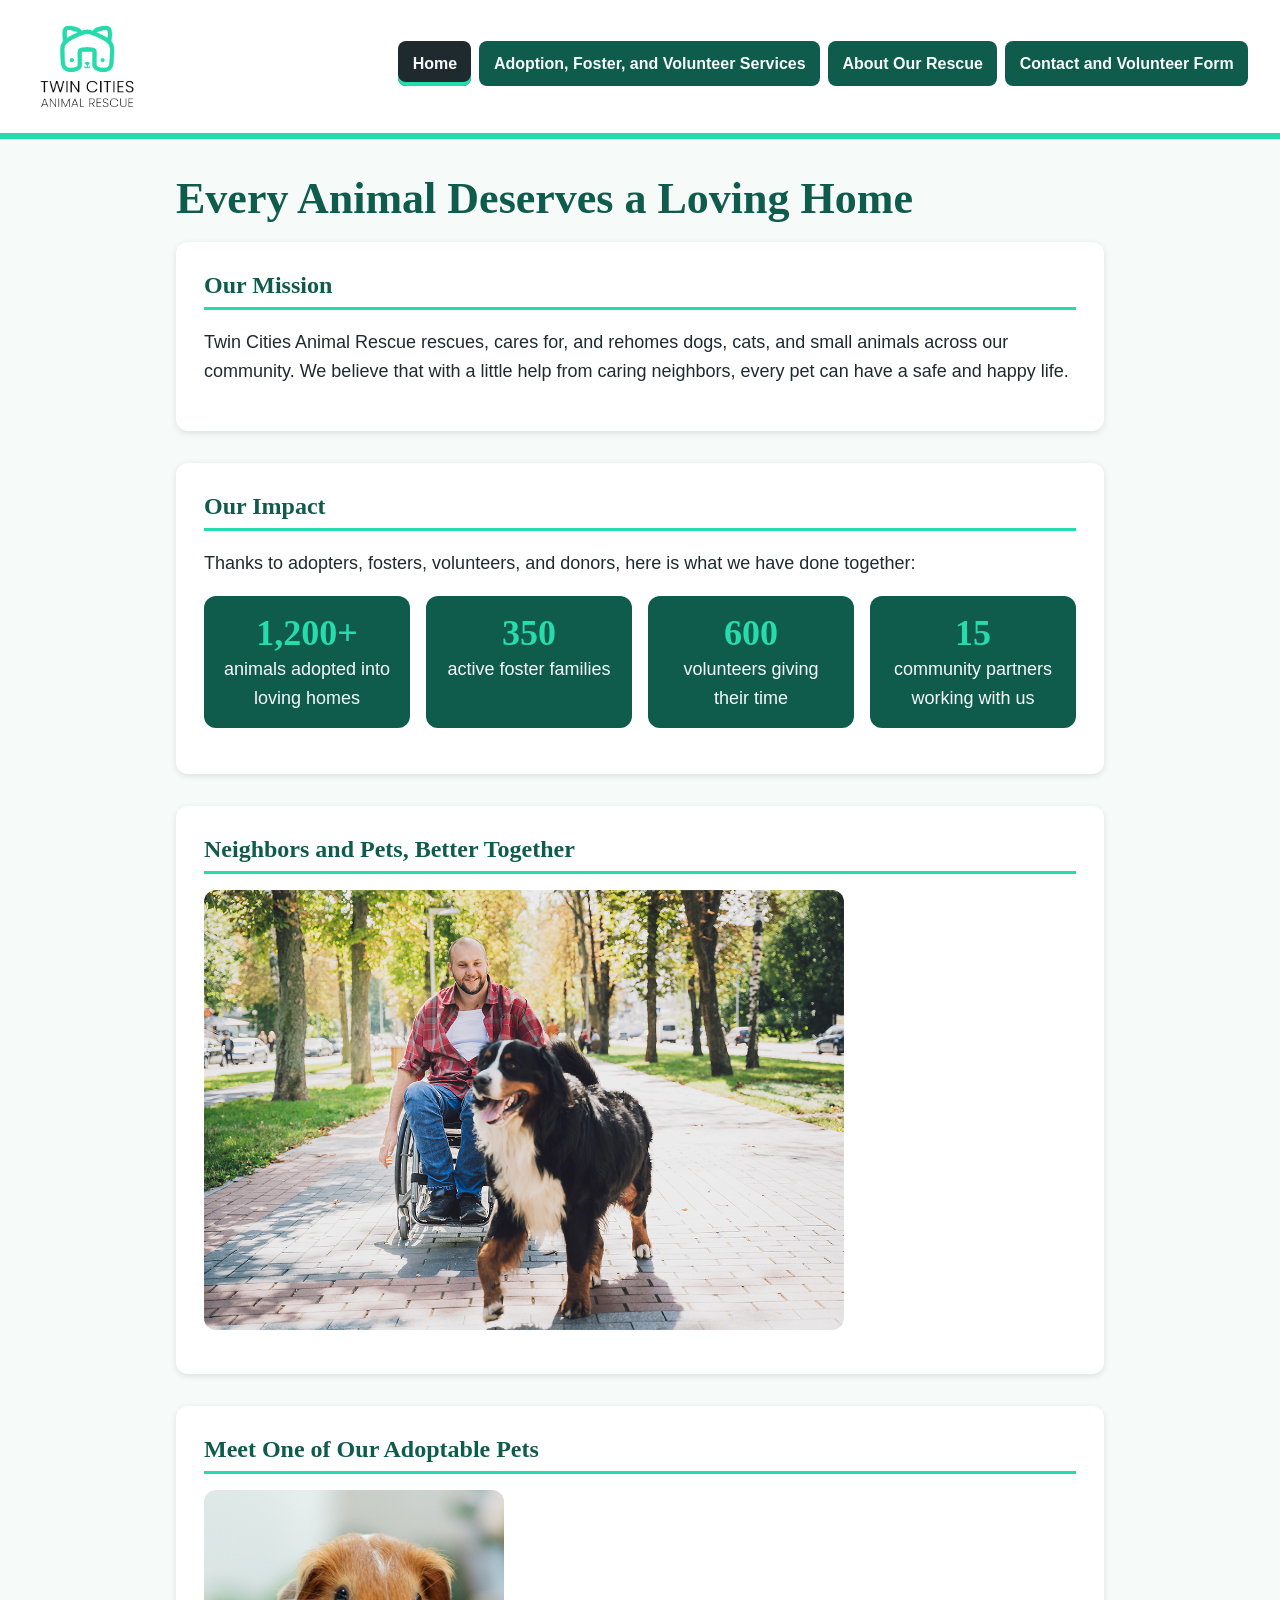
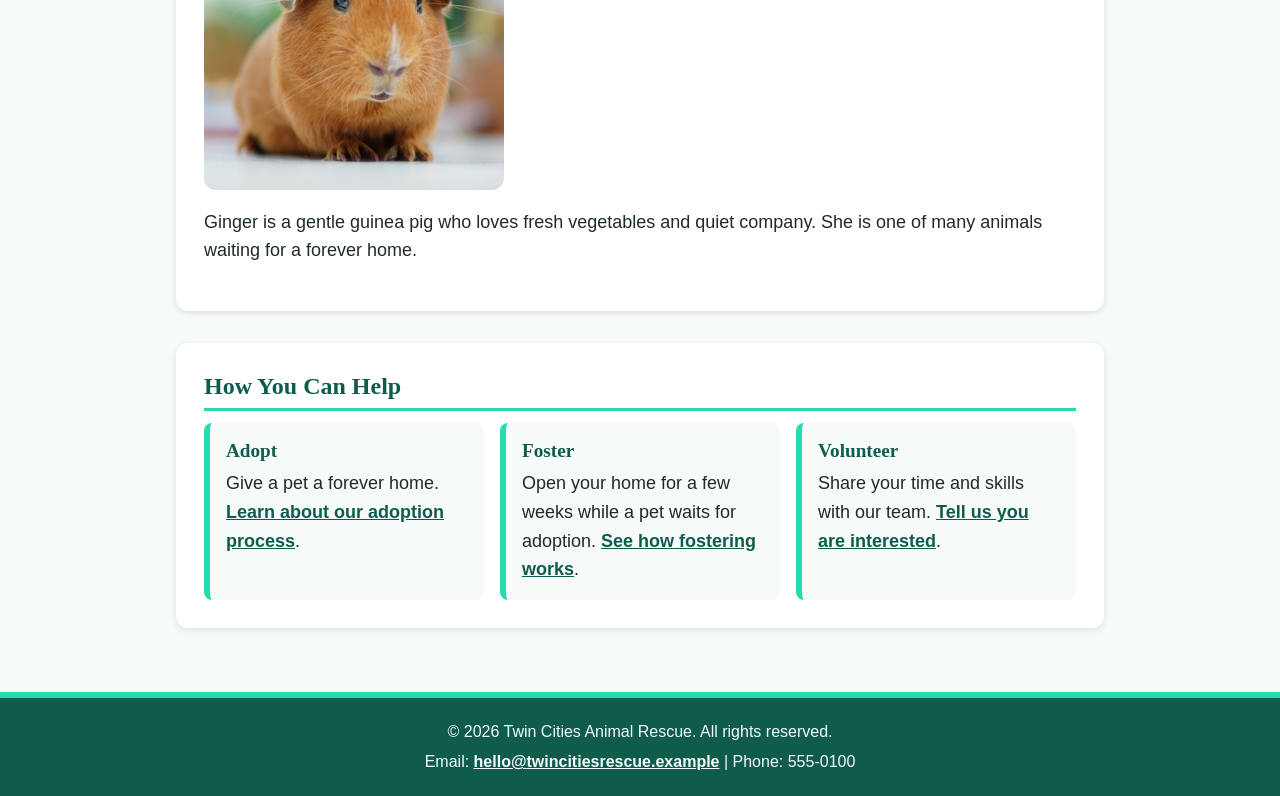
<file: index.html>
<!DOCTYPE html>
<html lang="en">
<head>
  <meta charset="UTF-8">
  <meta name="viewport" content="width=device-width, initial-scale=1.0">
  <meta name="description" content="Twin Cities Animal Rescue helps pets find loving homes. Adopt, foster, volunteer, or donate.">
  <title>Twin Cities Animal Rescue | Home</title>
  <link rel="stylesheet" href="styles.css">
</head>
<body>
  <header>
    <img src="rescue-logo_c.png" alt="Twin Cities Animal Rescue logo: a green line drawing of a cat's face shaped like a house" width="150">
    <nav aria-label="Main navigation">
      <ul>
        <li><a href="index.html" aria-current="page">Home</a></li>
        <li><a href="services.html">Adoption, Foster, and Volunteer Services</a></li>
        <li><a href="about.html">About Our Rescue</a></li>
        <li><a href="contact.html">Contact and Volunteer Form</a></li>
      </ul>
    </nav>
  </header>

  <main>
    <h1>Every Animal Deserves a Loving Home</h1>

    <section>
      <h2>Our Mission</h2>
      <p>Twin Cities Animal Rescue rescues, cares for, and rehomes dogs, cats, and small animals across our community. We believe that with a little help from caring neighbors, every pet can have a safe and happy life.</p>
    </section>

    <section>
      <h2>Our Impact</h2>
      <p>Thanks to adopters, fosters, volunteers, and donors, here is what we have done together:</p>
      <ul class="stats">
        <li><strong>1,200+</strong> animals adopted into loving homes</li>
        <li><strong>350</strong> active foster families</li>
        <li><strong>600</strong> volunteers giving their time</li>
        <li><strong>15</strong> community partners working with us</li>
      </ul>
    </section>

    <section>
      <h2>Neighbors and Pets, Better Together</h2>
      <picture>
        <source media="(min-width: 800px)" srcset="rescue-feature-large_c.png">
        <img src="rescue-feature-small_c.png" alt="A smiling man in a wheelchair on a tree-lined brick path with a happy Bernese mountain dog walking beside him" width="400">
      </picture>
    </section>

    <section>
      <h2>Meet One of Our Adoptable Pets</h2>
      <img src="rescue-pet_c.png" alt="A fluffy orange and white guinea pig looking straight at the camera, ready for adoption" width="300">
      <p>Ginger is a gentle guinea pig who loves fresh vegetables and quiet company. She is one of many animals waiting for a forever home.</p>
    </section>

    <section>
      <h2>How You Can Help</h2>
      <div class="cards">
        <div class="card">
          <h3>Adopt</h3>
          <p>Give a pet a forever home. <a href="services.html">Learn about our adoption process</a>.</p>
        </div>
        <div class="card">
          <h3>Foster</h3>
          <p>Open your home for a few weeks while a pet waits for adoption. <a href="services.html">See how fostering works</a>.</p>
        </div>
        <div class="card">
          <h3>Volunteer</h3>
          <p>Share your time and skills with our team. <a href="contact.html">Tell us you are interested</a>.</p>
        </div>
      </div>
    </section>
  </main>

  <footer>
    <p>&copy; 2026 Twin Cities Animal Rescue. All rights reserved.</p>
    <p>Email: <a href="mailto:hello@twincitiesrescue.example">hello@twincitiesrescue.example</a> | Phone: 555-0100</p>
  </footer>
</body>
</html>
</file>
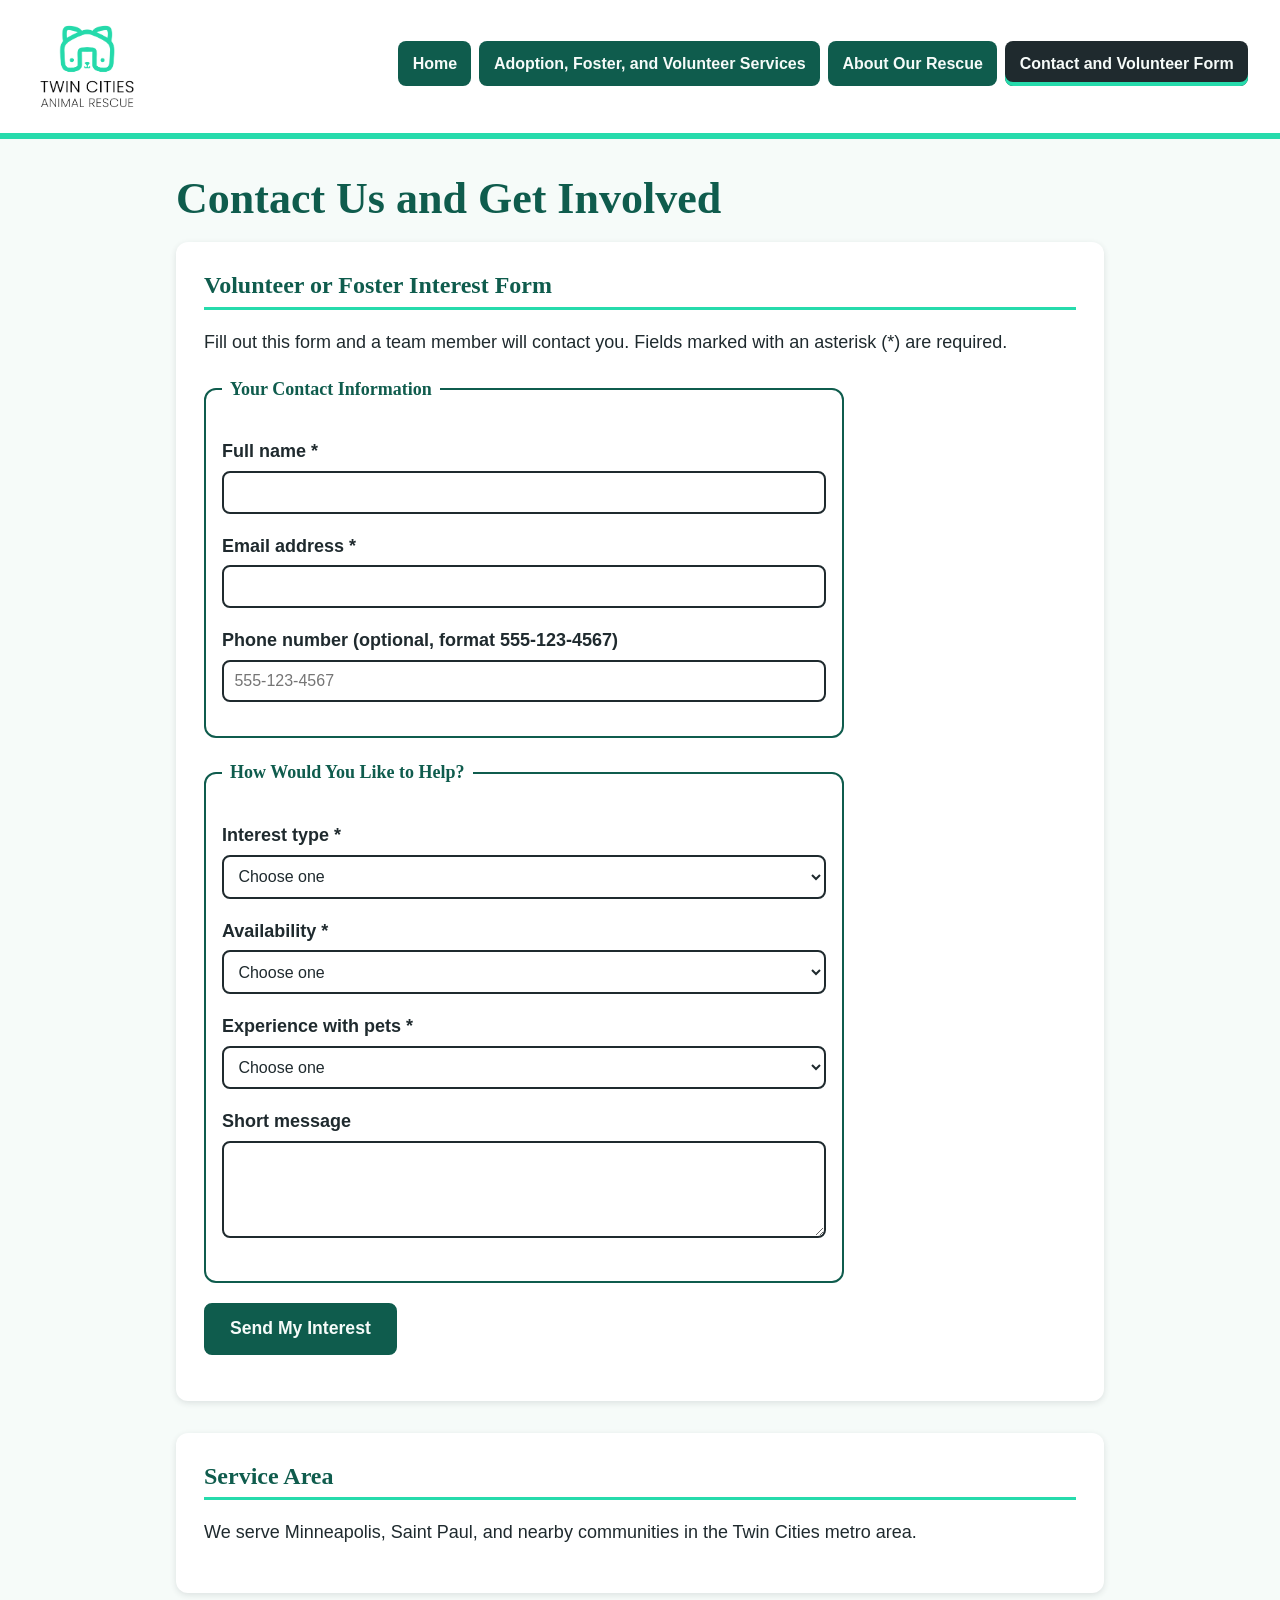
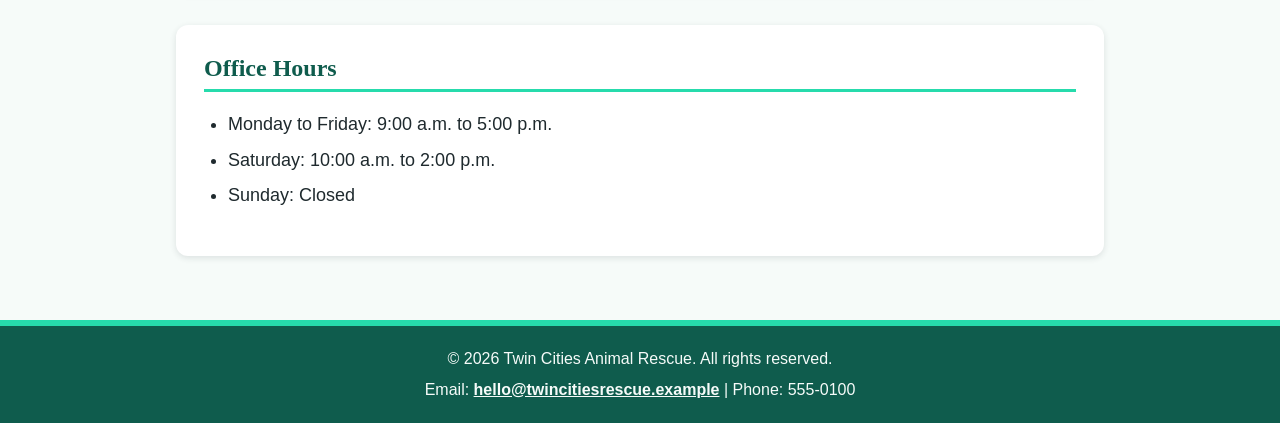
<file: contact.html>
<!DOCTYPE html>
<html lang="en">
<head>
  <meta charset="UTF-8">
  <meta name="viewport" content="width=device-width, initial-scale=1.0">
  <meta name="description" content="Tell us if you want to volunteer, foster, or learn about adoption.">
  <title>Twin Cities Animal Rescue | Contact</title>
  <link rel="stylesheet" href="styles.css">
  <script src="script.js" defer></script>
</head>
<body>
  <header>
    <img src="rescue-logo_c.png" alt="Twin Cities Animal Rescue logo: a green line drawing of a cat's face shaped like a house" width="150">
    <nav aria-label="Main navigation">
      <ul>
        <li><a href="index.html">Home</a></li>
        <li><a href="services.html">Adoption, Foster, and Volunteer Services</a></li>
        <li><a href="about.html">About Our Rescue</a></li>
        <li><a href="contact.html" aria-current="page">Contact and Volunteer Form</a></li>
      </ul>
    </nav>
  </header>

  <main>
    <h1>Contact Us and Get Involved</h1>

    <section>
      <h2>Volunteer or Foster Interest Form</h2>
      <p>Fill out this form and a team member will contact you. Fields marked with an asterisk (*) are required.</p>
      <p id="saved-summary" class="saved-summary" hidden></p>
      <form id="interest-form" action="#" method="post" novalidate>
        <fieldset>
          <legend>Your Contact Information</legend>
          <p>
            <label for="name">Full name *</label><br>
            <input type="text" id="name" name="name" required minlength="2" maxlength="60">
            <span class="error" id="name-error" aria-live="polite"></span>
          </p>
          <p>
            <label for="email">Email address *</label><br>
            <input type="email" id="email" name="email" required>
            <span class="error" id="email-error" aria-live="polite"></span>
          </p>
          <p>
            <label for="phone">Phone number (optional, format 555-123-4567)</label><br>
            <input type="tel" id="phone" name="phone" pattern="[0-9]{3}-[0-9]{3}-[0-9]{4}" placeholder="555-123-4567">
            <span class="error" id="phone-error" aria-live="polite"></span>
          </p>
        </fieldset>

        <fieldset>
          <legend>How Would You Like to Help?</legend>
          <p>
            <label for="interest">Interest type *</label><br>
            <select id="interest" name="interest" required>
              <option value="">Choose one</option>
              <option value="volunteer">Volunteer</option>
              <option value="foster">Foster</option>
              <option value="adoption">Adoption information</option>
            </select>
            <span class="error" id="interest-error" aria-live="polite"></span>
          </p>
          <p>
            <label for="availability">Availability *</label><br>
            <select id="availability" name="availability" required>
              <option value="">Choose one</option>
              <option value="weekdays">Weekdays</option>
              <option value="weekends">Weekends</option>
              <option value="evenings">Evenings</option>
              <option value="flexible">Flexible</option>
            </select>
            <span class="error" id="availability-error" aria-live="polite"></span>
          </p>
          <p>
            <label for="experience">Experience with pets *</label><br>
            <select id="experience" name="experience" required>
              <option value="">Choose one</option>
              <option value="none">No experience yet</option>
              <option value="some">Some experience</option>
              <option value="lots">A lot of experience</option>
            </select>
            <span class="error" id="experience-error" aria-live="polite"></span>
          </p>
          <p>
            <label for="message">Short message</label><br>
            <textarea id="message" name="message" rows="4" cols="40" maxlength="500"></textarea>
            <span class="error" id="message-error" aria-live="polite"></span>
          </p>
        </fieldset>

        <p><button type="submit">Send My Interest</button></p>
        <p id="form-status" class="form-status" role="status" aria-live="polite" tabindex="-1"></p>
      </form>
    </section>

    <section>
      <h2>Service Area</h2>
      <p>We serve Minneapolis, Saint Paul, and nearby communities in the Twin Cities metro area.</p>
    </section>

    <section>
      <h2>Office Hours</h2>
      <ul>
        <li>Monday to Friday: 9:00 a.m. to 5:00 p.m.</li>
        <li>Saturday: 10:00 a.m. to 2:00 p.m.</li>
        <li>Sunday: Closed</li>
      </ul>
    </section>
  </main>

  <footer>
    <p>&copy; 2026 Twin Cities Animal Rescue. All rights reserved.</p>
    <p>Email: <a href="mailto:hello@twincitiesrescue.example">hello@twincitiesrescue.example</a> | Phone: 555-0100</p>
  </footer>
</body>
</html>
</file>
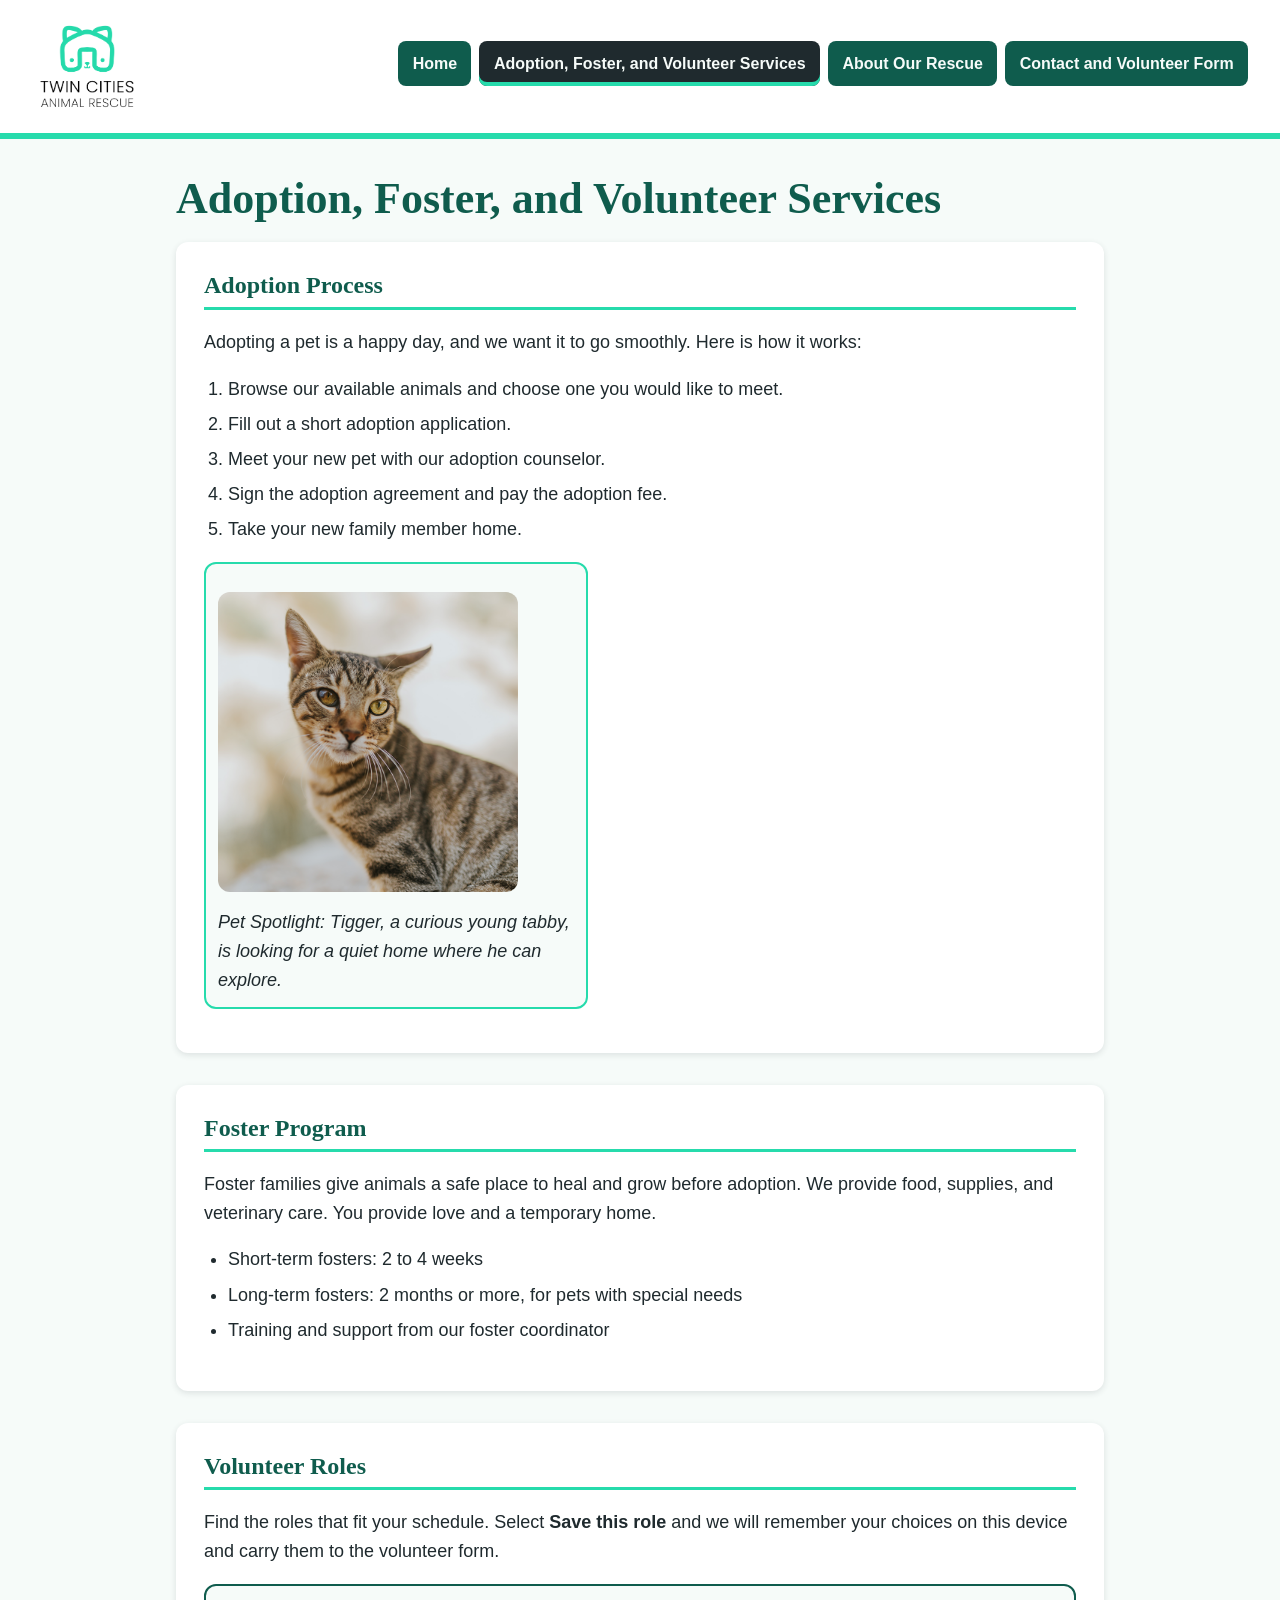
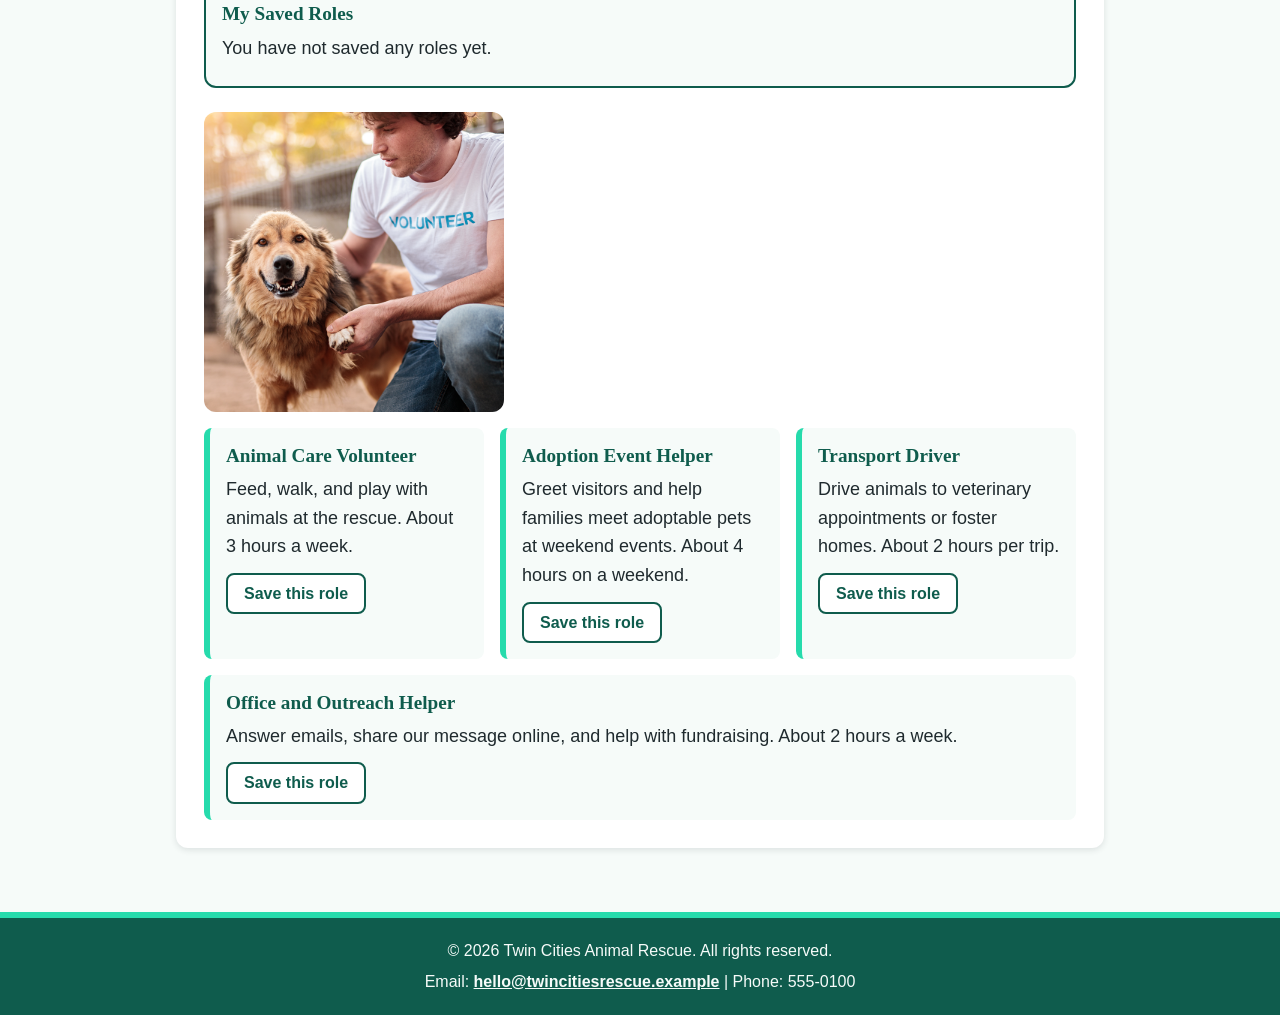
<file: services.html>
<!DOCTYPE html>
<html lang="en">
<head>
  <meta charset="UTF-8">
  <meta name="viewport" content="width=device-width, initial-scale=1.0">
  <meta name="description" content="Learn about our adoption process, foster program, and volunteer roles.">
  <title>Twin Cities Animal Rescue | Services</title>
  <link rel="stylesheet" href="styles.css">
  <script src="script.js" defer></script>
</head>
<body>
  <header>
    <img src="rescue-logo_c.png" alt="Twin Cities Animal Rescue logo: a green line drawing of a cat's face shaped like a house" width="150">
    <nav aria-label="Main navigation">
      <ul>
        <li><a href="index.html">Home</a></li>
        <li><a href="services.html" aria-current="page">Adoption, Foster, and Volunteer Services</a></li>
        <li><a href="about.html">About Our Rescue</a></li>
        <li><a href="contact.html">Contact and Volunteer Form</a></li>
      </ul>
    </nav>
  </header>

  <main>
    <h1>Adoption, Foster, and Volunteer Services</h1>

    <section>
      <h2>Adoption Process</h2>
      <p>Adopting a pet is a happy day, and we want it to go smoothly. Here is how it works:</p>
      <ol>
        <li>Browse our available animals and choose one you would like to meet.</li>
        <li>Fill out a short adoption application.</li>
        <li>Meet your new pet with our adoption counselor.</li>
        <li>Sign the adoption agreement and pay the adoption fee.</li>
        <li>Take your new family member home.</li>
      </ol>
      <figure>
        <img src="rescue-pet-spotlight_c.png" alt="A tabby cat with golden-green eyes looking toward the camera against a soft, blurred background" width="300">
        <figcaption>Pet Spotlight: Tigger, a curious young tabby, is looking for a quiet home where he can explore.</figcaption>
      </figure>
    </section>

    <section>
      <h2>Foster Program</h2>
      <p>Foster families give animals a safe place to heal and grow before adoption. We provide food, supplies, and veterinary care. You provide love and a temporary home.</p>
      <ul>
        <li>Short-term fosters: 2 to 4 weeks</li>
        <li>Long-term fosters: 2 months or more, for pets with special needs</li>
        <li>Training and support from our foster coordinator</li>
      </ul>
    </section>

    <section>
      <h2>Volunteer Roles</h2>
      <p>Find the roles that fit your schedule. Select <strong>Save this role</strong> and we will remember your choices on this device and carry them to the volunteer form.</p>
      <div id="saved-panel" class="saved-panel">
        <h3>My Saved Roles</h3>
        <p id="saved-empty">You have not saved any roles yet.</p>
        <ul id="saved-list"></ul>
        <p id="saved-message" role="status" aria-live="polite"></p>
        <p>
          <a id="saved-form-link" href="contact.html" hidden>Continue to the volunteer form</a>
          <button type="button" id="clear-saved" class="secondary" hidden>Clear my saved roles</button>
        </p>
      </div>
      <img src="rescue-volunteer_c.png" alt="A volunteer in a white VOLUNTEER shirt kneeling beside a friendly brown dog and holding its paw" width="300">
      <div class="cards">
        <div class="card">
          <h3>Animal Care Volunteer</h3>
          <p>Feed, walk, and play with animals at the rescue. About 3 hours a week.</p>
          <button type="button" class="save-role" data-role="animal-care" aria-pressed="false">Save this role</button>
        </div>
        <div class="card">
          <h3>Adoption Event Helper</h3>
          <p>Greet visitors and help families meet adoptable pets at weekend events. About 4 hours on a weekend.</p>
          <button type="button" class="save-role" data-role="event-helper" aria-pressed="false">Save this role</button>
        </div>
        <div class="card">
          <h3>Transport Driver</h3>
          <p>Drive animals to veterinary appointments or foster homes. About 2 hours per trip.</p>
          <button type="button" class="save-role" data-role="transport-driver" aria-pressed="false">Save this role</button>
        </div>
        <div class="card">
          <h3>Office and Outreach Helper</h3>
          <p>Answer emails, share our message online, and help with fundraising. About 2 hours a week.</p>
          <button type="button" class="save-role" data-role="office-outreach" aria-pressed="false">Save this role</button>
        </div>
      </div>
    </section>
  </main>

  <footer>
    <p>&copy; 2026 Twin Cities Animal Rescue. All rights reserved.</p>
    <p>Email: <a href="mailto:hello@twincitiesrescue.example">hello@twincitiesrescue.example</a> | Phone: 555-0100</p>
  </footer>
</body>
</html>
</file>
<file: styles.css>
/* Twin Cities Animal Rescue - shared styles for all four pages
   Colors: deep teal #0F5C4D, mint #26DBAC (from the logo), soft white #F6FBF9, charcoal #1F2A2E
   Fonts: Georgia (headings) and Arial (body text) */

/* ---------- Base (mobile first) ---------- */
* {
  box-sizing: border-box;
}

body {
  margin: 0;
  display: flex;
  flex-direction: column;
  min-height: 100vh;
  font-family: Arial, Helvetica, sans-serif;
  font-size: 1.125rem;
  line-height: 1.6;
  color: #1F2A2E;
  background-color: #F6FBF9;
}

h1, h2, h3 {
  font-family: Georgia, "Times New Roman", serif;
  color: #0F5C4D;
  line-height: 1.25;
}

h1 {
  font-size: 2rem;
  margin: 0 0 1rem;
}

h2 {
  font-size: 1.5rem;
  margin: 0 0 0.75rem;
  padding-bottom: 0.4rem;
  border-bottom: 3px solid #26DBAC;
}

h3 {
  font-size: 1.2rem;
  margin: 0 0 0.4rem;
}

a {
  color: #0F5C4D;
  font-weight: bold;
}

a:hover,
a:focus {
  color: #1F2A2E;
}

a:focus-visible,
button:focus-visible,
input:focus-visible,
select:focus-visible,
textarea:focus-visible {
  outline: 3px solid #1F2A2E;
  outline-offset: 2px;
}

img,
video {
  display: block;
  max-width: 100%;
  height: auto;
  border-radius: 12px;
}

/* ---------- Header and navigation ---------- */
header {
  display: flex;
  flex-direction: column;
  align-items: center;
  gap: 1rem;
  padding: 1rem;
  background-color: #FFFFFF;
  border-bottom: 6px solid #26DBAC;
}

header img {
  width: 110px;
  border-radius: 0;
}

nav ul {
  display: flex;
  flex-direction: column;
  gap: 0.5rem;
  margin: 0;
  padding: 0;
  list-style: none;
}

nav a {
  display: block;
  padding: 0.75rem 1rem;
  border-radius: 8px;
  background-color: #0F5C4D;
  color: #F6FBF9;
  text-align: center;
  text-decoration: none;
}

nav a:hover,
nav a:focus {
  background-color: #1F2A2E;
  color: #F6FBF9;
}

nav a[aria-current="page"] {
  background-color: #1F2A2E;
  box-shadow: inset 0 -4px 0 #26DBAC;
}

/* ---------- Main content ---------- */
main {
  flex: 1;
  width: 100%;
  max-width: 62rem;
  margin: 0 auto;
  padding: 1.5rem 1rem;
}

main section {
  margin-bottom: 2rem;
  padding: 1.25rem;
  background-color: #FFFFFF;
  border-radius: 12px;
  box-shadow: 0 2px 6px rgba(31, 42, 46, 0.12);
}

main section img,
figure,
video {
  margin: 1rem 0;
}

figure {
  max-width: 24rem;
  padding: 0.75rem;
  background-color: #F6FBF9;
  border: 2px solid #26DBAC;
  border-radius: 12px;
}

picture img {
  width: 100%;
  max-width: 40rem;
}

figure img {
  margin: 0;
}

figcaption {
  margin-top: 0.5rem;
  font-style: italic;
}

ul,
ol {
  padding-left: 1.5rem;
}

li {
  margin-bottom: 0.4rem;
}

/* ---------- Impact stats and help cards (Flexbox) ---------- */
.stats {
  display: flex;
  flex-direction: column;
  gap: 1rem;
  padding: 0;
  list-style: none;
}

.stats li {
  flex: 1;
  margin: 0;
  padding: 1rem;
  text-align: center;
  background-color: #0F5C4D;
  color: #F6FBF9;
  border-radius: 12px;
}

.stats strong {
  display: block;
  font-family: Georgia, "Times New Roman", serif;
  font-size: 2.25rem;
  line-height: 1.2;
  color: #26DBAC;
}

.cards {
  display: flex;
  flex-direction: column;
  gap: 1rem;
}

.card {
  flex: 1;
  padding: 1rem;
  background-color: #F6FBF9;
  border-left: 6px solid #26DBAC;
  border-radius: 8px;
}

.card p {
  margin: 0;
}

/* ---------- Form ---------- */
fieldset {
  margin: 0 0 1.25rem;
  padding: 1rem;
  border: 2px solid #0F5C4D;
  border-radius: 12px;
}

legend {
  padding: 0 0.5rem;
  font-family: Georgia, "Times New Roman", serif;
  font-weight: bold;
  color: #0F5C4D;
}

label {
  font-weight: bold;
}

input,
select,
textarea {
  width: 100%;
  margin-top: 0.3rem;
  padding: 0.65rem;
  font-family: inherit;
  font-size: 1rem;
  color: #1F2A2E;
  background-color: #FFFFFF;
  border: 2px solid #1F2A2E;
  border-radius: 8px;
}

button {
  padding: 0.85rem 1.5rem;
  font-family: inherit;
  font-size: 1.1rem;
  font-weight: bold;
  color: #F6FBF9;
  background-color: #0F5C4D;
  border: 2px solid #0F5C4D;
  border-radius: 8px;
  cursor: pointer;
}

button:hover,
button:focus {
  background-color: #1F2A2E;
  border-color: #1F2A2E;
}

/* ---------- Footer ---------- */
footer {
  padding: 1rem;
  text-align: center;
  font-size: 1rem;
  color: #F6FBF9;
  background-color: #0F5C4D;
  border-top: 6px solid #26DBAC;
}

footer p {
  margin: 0.3rem 0;
}

footer a {
  color: #F6FBF9;
}

/* ---------- Larger screens ---------- */
@media (min-width: 768px) {
  header {
    flex-direction: row;
    justify-content: space-between;
    padding: 1rem 2rem;
  }

  nav ul {
    flex-direction: row;
    flex-wrap: wrap;
    justify-content: flex-end;
  }

  nav a {
    padding: 0.6rem 0.9rem;
    font-size: 1rem;
  }

  h1 {
    font-size: 2.75rem;
  }

  main {
    padding: 2rem;
  }

  main section {
    padding: 1.75rem;
  }

  .stats,
  .cards {
    flex-direction: row;
    flex-wrap: wrap;
  }

  .cards .card {
    flex: 1 1 14rem;
  }

  .stats li {
    flex: 1 1 10rem;
  }

  form {
    max-width: 40rem;
  }
}

/* ---------- Interactive features (Touchstone 4) ---------- */
.saved-panel {
  margin: 1rem 0 1.5rem;
  padding: 1rem;
  background-color: #F6FBF9;
  border: 2px solid #0F5C4D;
  border-radius: 12px;
}

.saved-panel ul {
  margin: 0.5rem 0;
}

.saved-panel p {
  margin: 0.5rem 0;
}

.save-role {
  margin-top: 0.75rem;
  padding: 0.6rem 1rem;
  font-size: 1rem;
  color: #0F5C4D;
  background-color: #FFFFFF;
  border: 2px solid #0F5C4D;
}

.save-role.saved {
  color: #F6FBF9;
  background-color: #0F5C4D;
}

button.secondary {
  margin-left: 0.5rem;
  padding: 0.5rem 1rem;
  font-size: 1rem;
  color: #0F5C4D;
  background-color: #FFFFFF;
}

.saved-summary {
  padding: 0.75rem 1rem;
  background-color: #F6FBF9;
  border-left: 6px solid #26DBAC;
  border-radius: 8px;
}

.error {
  display: block;
  min-height: 0;
  margin-top: 0.3rem;
  font-weight: bold;
  color: #8B1A1A;
}

.error:not(:empty)::before {
  content: "\26A0  ";
}

input[aria-invalid="true"],
select[aria-invalid="true"],
textarea[aria-invalid="true"] {
  border-color: #8B1A1A;
  border-width: 3px;
}

.form-status {
  font-weight: bold;
  color: #0F5C4D;
}

.form-status.has-errors {
  color: #8B1A1A;
}
</file>
